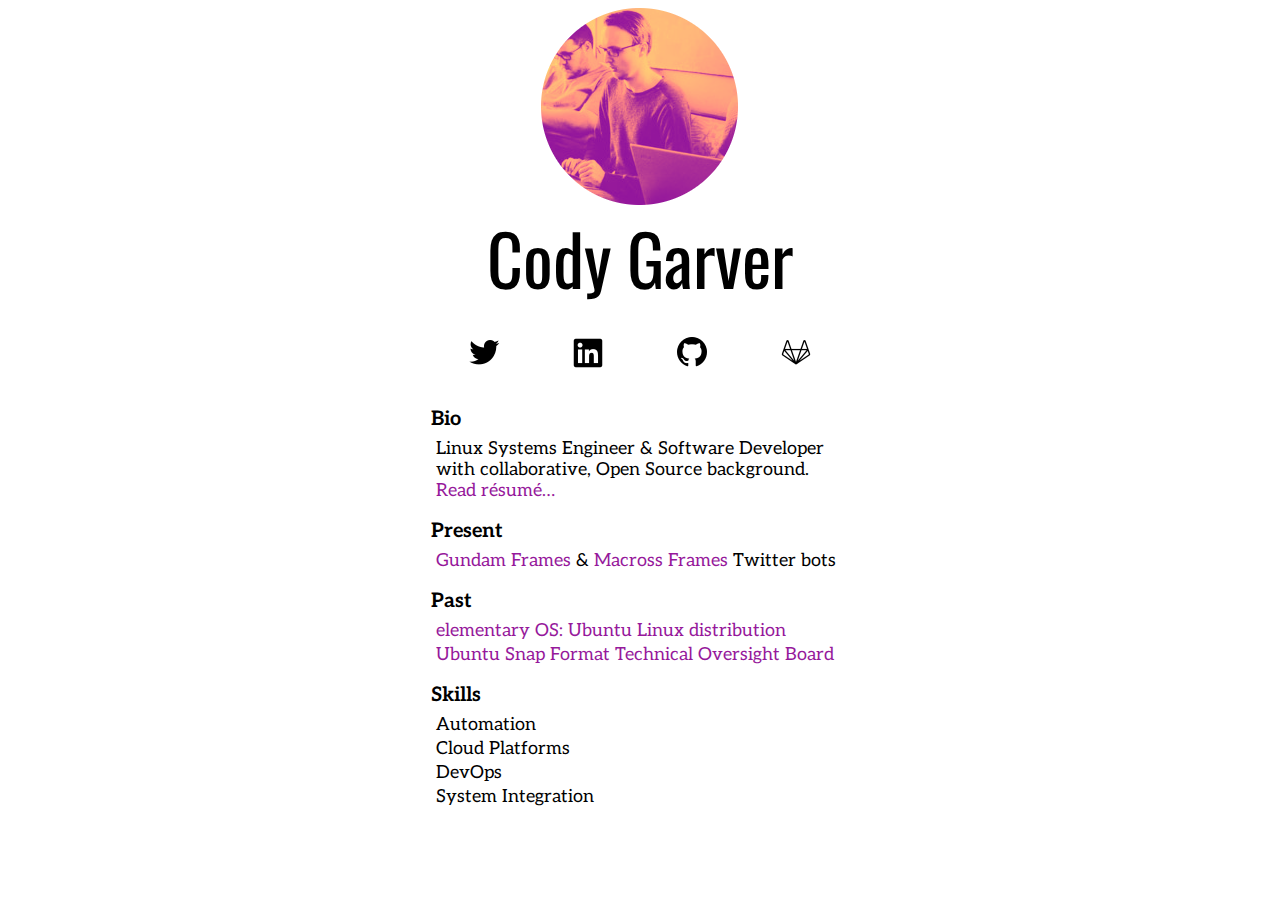
<file: index.html>
<!DOCTYPE html>
<html lang="en-us">

<head>
  <title>Cody Garver &sdot; Linux Systems Engineer &amp; Software Developer</title>
  <meta name="description" content="Creating systems and keeping them secure, successful, and well integrated">
  <link href="https://fonts.googleapis.com/css?family=Aleo:300,400,700" rel="stylesheet">
  <link href="https://fonts.googleapis.com/css?family=Oswald" rel="stylesheet">
  <link href="assets/images/favicon.ico" rel="shortcut icon">
  <meta name="viewport" content="width=device-width, initial-scale=1.0">
  <link href="assets/css/styles.css" rel="stylesheet">
</head>

<body>
  <div id="content">
    <img src="assets/images/profile-color.png" alt="" id="breathing-button">
    <h1>Cody Garver</h1>
    <div class="row">
      <div class="column">
        <a href="https://twitter.com/codygarver" target=”_blank”>
          <img src="assets/images/twitter.png" onmouseover="this.src='assets/images/twitter-color.png'"
            onmouseout="this.src='assets/images/twitter.png'" alt="Twitter">
        </a>
      </div>
      <div class="column">
        <a href="https://www.linkedin.com/in/codygarver/" target=”_blank”>
          <img src="assets/images/linkedin.png" onmouseover="this.src='assets/images/linkedin-color.png'"
            onmouseout="this.src='assets/images/linkedin.png'" alt="LinkedIn">
        </a>
      </div>
      <div class="column">
        <a href="https://github.com/codygarver" target=”_blank”>
          <img src="assets/images/github.png" onmouseover="this.src='assets/images/github-color.png'"
            onmouseout="this.src='assets/images/github.png'" alt="GitHub">
        </a>
      </div>
      <div class="column">
        <a href="https://gitlab.com/codygarver" target=”_blank”>
          <img src="assets/images/gitlab.png" onmouseover="this.src='assets/images/gitlab-color.png'"
            onmouseout="this.src='assets/images/gitlab.png'" alt="GitLab">
        </a>
      </div>
    </div>
    <h2>Bio</h2>
    <ul>
      <li>Linux Systems Engineer &amp; Software Developer with collaborative, Open Source background. <a
          href="https://onedrive.live.com/view.aspx?resid=EF1A5F130004EBD1!1149&ithint=file%2cdocx&authkey=!ACerA"
          target=”_blank”>Read résumé…</a></li>
    </ul>
    <h2>Present</h2>
    <ul>
      <li><a href="https://twitter.com/GundamFrames" target=”_blank”>Gundam Frames</a> &amp; <a
          href="https://twitter.com/MacrossFrames" target=”_blank”>Macross Frames</a> Twitter bots</li>
    </ul>
    <h2>Past</h2>
    <ul>
      <li><a href="https://elementary.io" target=”_blank”>elementary OS: Ubuntu Linux distribution</a></li>
      <li><a href="https://lists.ubuntu.com/archives/snapcraft/2016-October/001252.html" target=”_blank”>Ubuntu Snap
          Format Technical Oversight Board</a>
    </ul>
    <h2>Skills</h2>
    <ul>
      <li>Automation</li>
      <li>Cloud Platforms</li>
      <li>DevOps</li>
      <li>System Integration</li>
    </ul>
  </div>
</body>

</html>
</file>
<file: assets/css/styles.css>
#breathing-button {
     -webkit-animation: breathing 4s linear 0s infinite normal;
     animation: breathing 4s linear 0s infinite normal;
}
 @-webkit-keyframes breathing {
     0% {
         -webkit-transform: scale(1);
         transform: scale(1);
    }
     50% {
         -webkit-transform: scale(0.93);
         transform: scale(0.93);
    }
     100% {
         -webkit-transform: scale(1);
         transform: scale(1);
    }
}
 @keyframes breathing {
     0% {
         -webkit-transform: scale(1);
         -ms-transform: scale(1);
         transform: scale(1);
    }
     50% {
         -webkit-transform: scale(0.93);
         -ms-transform: scale(0.93);
         transform: scale(0.93);
    }
     100% {
         -webkit-transform: scale(1);
         -ms-transform: scale(1);
         transform: scale(1);
    }
}
 @media screen and (min-width: 28.75em) {
     #content {
         margin: auto;
         text-align: left;
         width: 100%;
    }
}
 @media screen and (min-width: 40.5em) {
     #content {
         margin: auto;
         text-align: left;
         width: 33%;
    }
}
 body {
     background-color: white;
     color: black;
     font: 18px 'Aleo', serif;
}
 h1 {
     font: 70px 'Oswald', sans-serif;
     font-weight: normal;
     margin: 0;
     padding: 0;
     text-align: center;
}
 ul {
     display: inline-block;
     list-style: none;
     margin: 0;
     padding: 0;
     text-align: left;
}
 li {
     margin-bottom: 3px;
     margin-left: 5px;
}
 img {
     display: block;
     margin: 0 auto;
}
 h2 {
     font-size: 20px;
     margin-top: 15px;
     margin-bottom: 7px;
}
 a, a:link, a:visited {
     color: #96199b;
     text-decoration: none;
}
 a:hover {
     color: #96199b;
     text-decoration: underline;
}
 .row {
     display: flex;
     margin-top: 20px;
     margin-bottom: 30px;
}
 .column {
     flex: 20%;
     padding: 5px;
}
</file>
